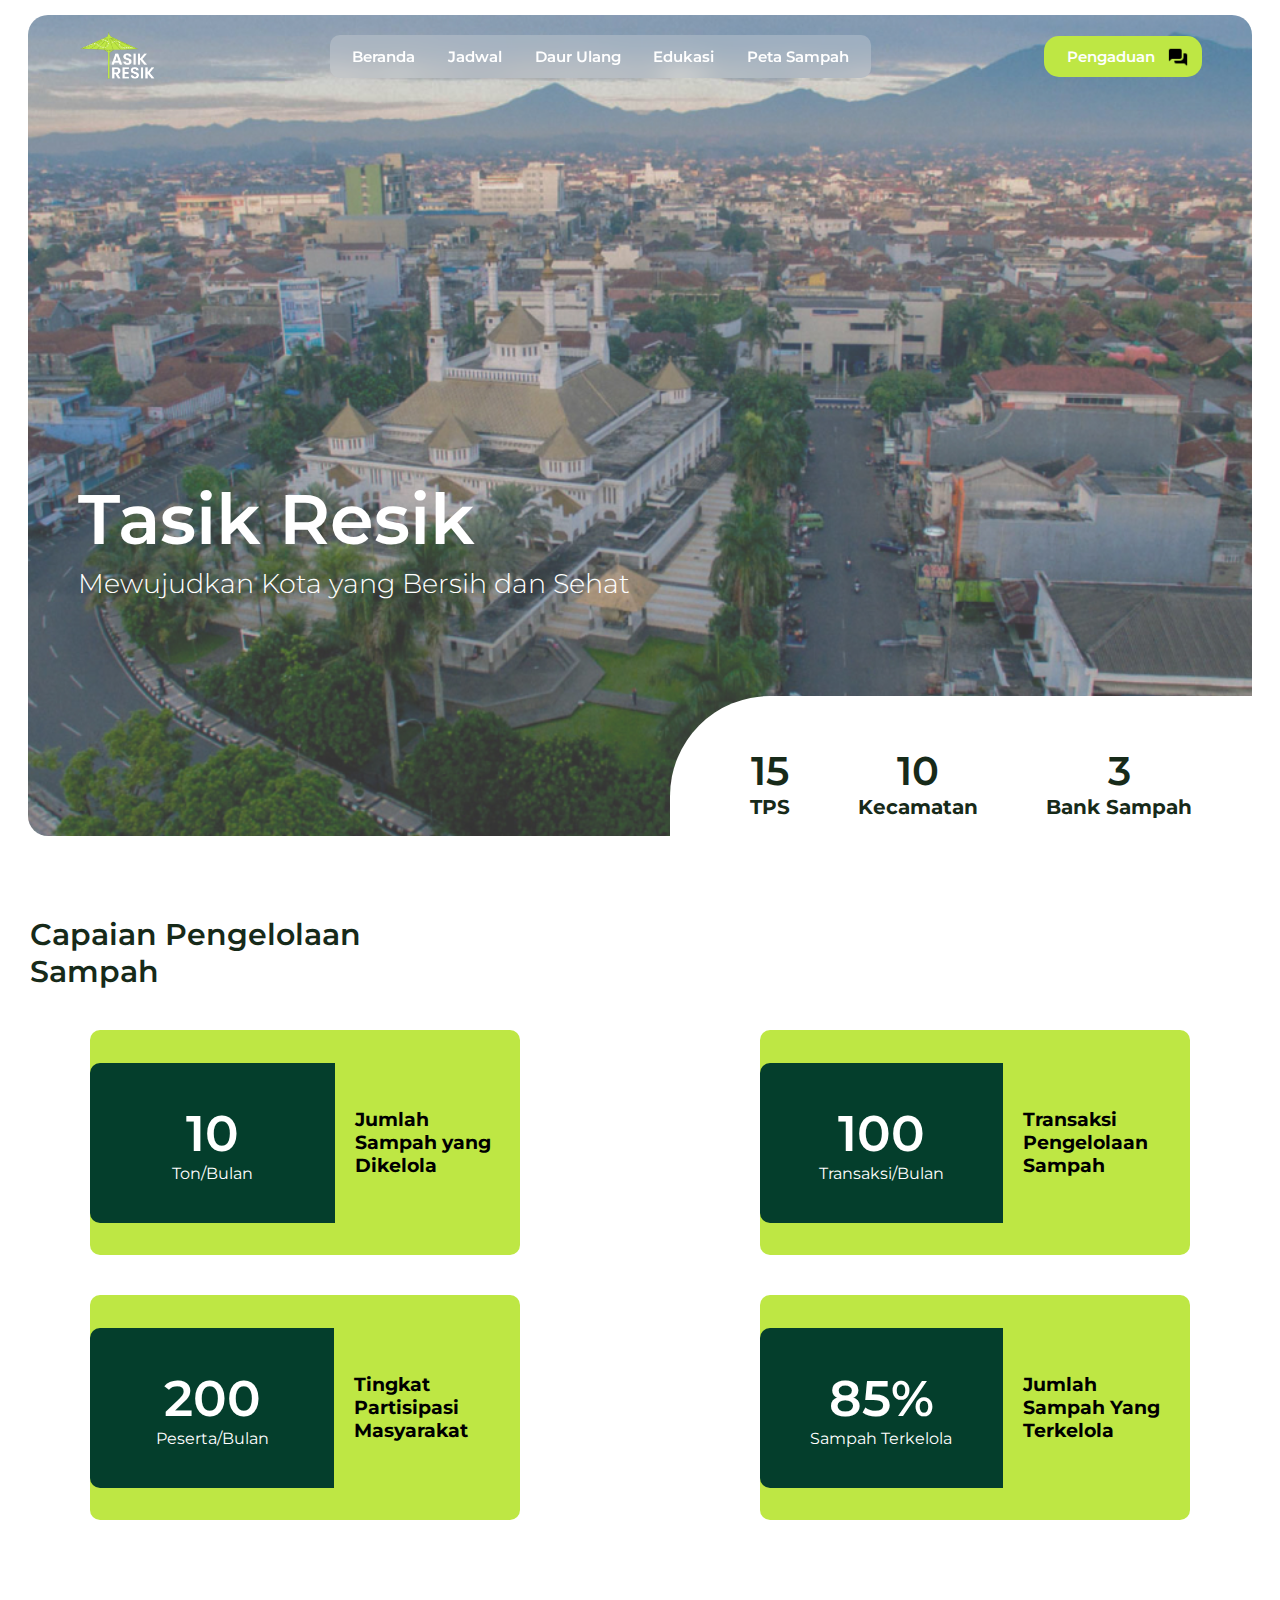
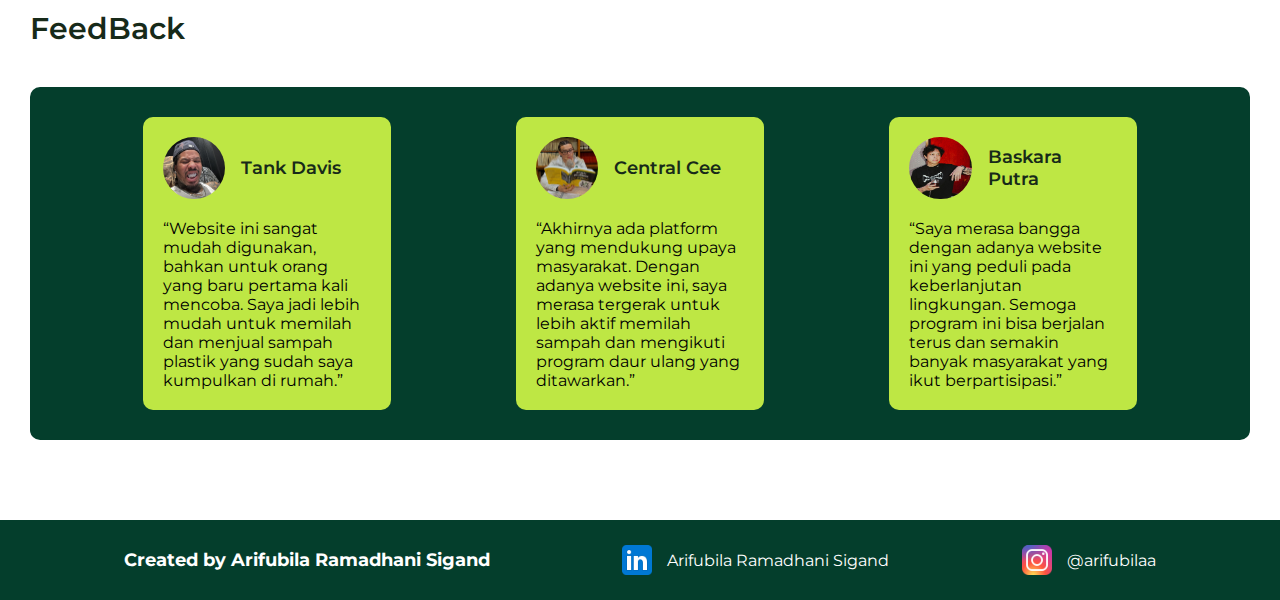
<file: index.html>
<!DOCTYPE html>
<html lang="en">
  <head>
    <meta charset="UTF-8" />
    <meta name="viewport" content="width=device-width, initial-scale=1.0" />
    <title>Tasik Resik</title>

    <link rel="stylesheet" href="style.css" />

    <!--FONT-->
    <link rel="preconnect" href="https://fonts.googleapis.com" />
    <link rel="preconnect" href="https://fonts.gstatic.com" crossorigin />
    <link
      href="https://fonts.googleapis.com/css2?family=Montserrat:ital,wght@0,100..900;1,100..900&display=swap"
      rel="stylesheet"
    />
  </head>
  <body>
    <div class="arifubila_container">
      <nav class="arifubila_nav-container">
        <img
          src="img/logo tasik resik-01.png"
          alt="eror"
          class="arifubila_logo"
        />
        <div class="arifubila_hamburger" id="arifubila_hamburger">
          <span class="arifubila_bar"></span>
          <span class="arifubila_bar"></span>
          <span class="arifubila_bar"></span>
        </div>
        <ul id="arifubila_nav-links">
          <li><a href="index.html">Beranda</a></li>
          <li><a href="jadwal.html">Jadwal</a></li>
          <li><a href="daurulang.html">Daur Ulang</a></li>
          <li><a href="edukasi.html">Edukasi</a></li>
          <li><a href="petasampah.html">Peta Sampah</a></li>
        </ul>
        <div class="arifubila_pengaduan">
          <a href="pengaduan.html">Pengaduan</a>
          <img src="img/pengaduan.png" alt="eror" />
        </div>
      </nav>
      <!--HEADER-->
      <div class="arifubila_wrapper">
        <div class="arifubila_sec1">
          <div class="arifubila_judul">
            <h1>Tasik Resik</h1>
            <h2>Mewujudkan Kota yang Bersih dan Sehat</h2>
          </div>
          <div class="arifubila_informasi">
            <div class="arifubila_i1">
              <h1>15</h1>
              <h2>TPS</h2>
            </div>
            <div class="arifubila_i1">
              <h1>10</h1>
              <h2>Kecamatan</h2>
            </div>
            <div class="arifubila_i1">
              <h1>3</h1>
              <h2>Bank Sampah</h2>
            </div>
          </div>
        </div>
      </div>
    </div>
    <!--END HEADER-->

    <!--SECTION 2-->
    <div class="arifubila_wrapper">
      <h1 class="arifubila_judul-sec2">Capaian Pengelolaan <br />Sampah</h1>
      <div class="arifubila_card-capaian">
        <div class="arifubila_cardcp">
          <div class="arifubila_left-cp">
            <h1>10</h1>
            <p class="arifubila_p-cp">Ton/Bulan</p>
          </div>
          <div class="arifubila_right-cp">
            <h3>Jumlah Sampah yang Dikelola</h3>
          </div>
        </div>
        <div class="arifubila_cardcp">
          <div class="arifubila_left-cp">
            <h1>100</h1>
            <p class="arifubila_p-cp">Transaksi/Bulan</p>
          </div>
          <div class="arifubila_right-cp">
            <h3>Transaksi Pengelolaan Sampah</h3>
          </div>
        </div>
        <div class="arifubila_cardcp">
          <div class="arifubila_left-cp">
            <h1>200</h1>
            <p class="arifubila_p-cp">Peserta/Bulan</p>
          </div>
          <div class="arifubila_right-cp">
            <h3>Tingkat Partisipasi Masyarakat</h3>
          </div>
        </div>
        <div class="arifubila_cardcp">
          <div class="arifubila_left-cp">
            <h1>85%</h1>
            <p class="arifubila_p-cp">Sampah Terkelola</p>
          </div>
          <div class="arifubila_right-cp">
            <h3>Jumlah Sampah Yang Terkelola</h3>
          </div>
        </div>
      </div>
      <!--END SECTION 2-->

      <!--SECTION 3-->
      <div class="arifubila_sec3">
        <h1>FeedBack</h1>
        <div class="arifubila_container-feedback">
          <div class="arifubila_card-fb">
            <div class="arifubila_profil">
              <img src="img/tank.jpg" alt="eror" />
              <h3>Tank Davis</h3>
            </div>
            <p>
              “Website ini sangat mudah digunakan, bahkan untuk orang yang baru
              pertama kali mencoba. Saya jadi lebih mudah untuk memilah dan
              menjual sampah plastik yang sudah saya kumpulkan di rumah.”
            </p>
          </div>
          <div class="arifubila_card-fb">
            <div class="arifubila_profil">
              <img src="img/central.jpg" alt="eror" />
              <h3>Central Cee</h3>
            </div>
            <p>
              “Akhirnya ada platform yang mendukung upaya masyarakat. Dengan
              adanya website ini, saya merasa tergerak untuk lebih aktif memilah
              sampah dan mengikuti program daur ulang yang ditawarkan.”
            </p>
          </div>
          <div class="arifubila_card-fb">
            <div class="arifubila_profil">
              <img src="img/baskara.jpg" alt="eror" />
              <h3>Baskara Putra</h3>
            </div>
            <p>
              “Saya merasa bangga dengan adanya website ini yang peduli pada
              keberlanjutan lingkungan. Semoga program ini bisa berjalan terus
              dan semakin banyak masyarakat yang ikut berpartisipasi.”
            </p>
          </div>
        </div>
      </div>
    </div>

    <!--FOOTER-->
    <footer>
      <div class="arifubila_footer">
        <h1>Created by Arifubila Ramadhani Sigand</h1>
        <a href="https://www.linkedin.com/in/arifubila-ramadhani-sigand/"
          ><img src="img/linkedin.png" alt="eror" height="40vh" />
          <p>Arifubila Ramadhani Sigand</p></a
        >
        <a href="https://www.instagram.com/arifubilaa/"
          ><img src="img/instagram.png" alt="eror" height="40vh" />
          <p>@arifubilaa</p></a
        >
      </div>
    </footer>
    <!--END FOOTER-->
    <script src="script.js"></script>
  </body>
</html>
</file>
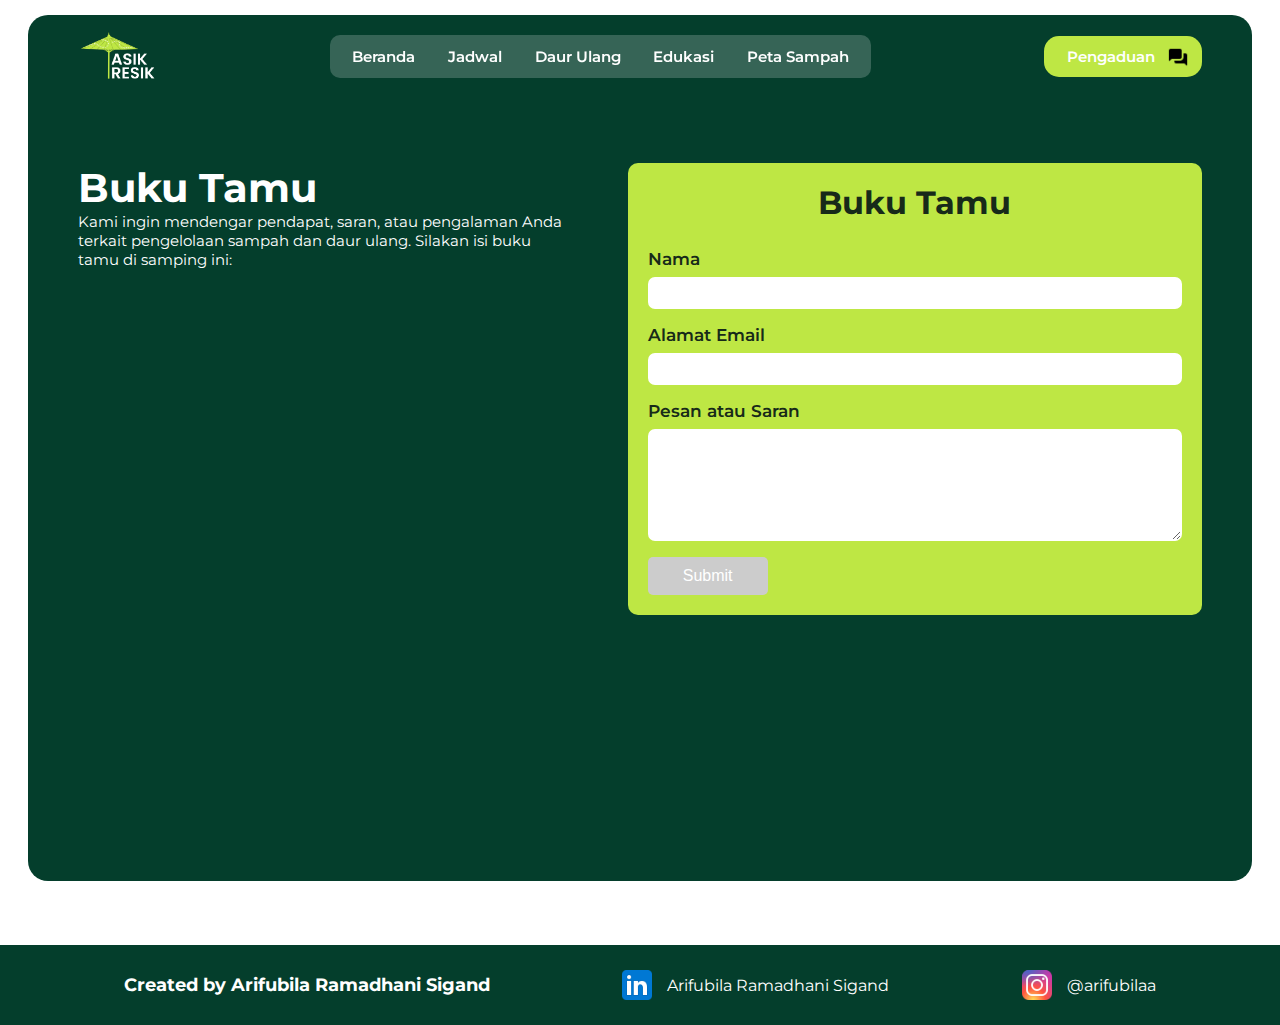
<file: bukutamu.html>
<!DOCTYPE html>
<html lang="en">
  <head>
    <meta charset="UTF-8" />
    <meta name="viewport" content="width=device-width, initial-scale=1.0" />
    <title>Tasik Resik</title>
    <link rel="stylesheet" href="style.css" />
    <link rel="preconnect" href="https://fonts.googleapis.com" />
    <link rel="preconnect" href="https://fonts.gstatic.com" crossorigin />
    <link
      href="https://fonts.googleapis.com/css2?family=Montserrat:ital,wght@0,100..900;1,100..900&display=swap"
      rel="stylesheet"
    />

    <style>
      .arifubila_container {
        background-image: none;
        background-color: #043e2c;
        height: 94vh;
      }
      /*SECTION 1*/
      .arifubila_sec1-bt {
        display: flex;
        gap: 4rem;
      }
      .arifubila_j1-bt {
        width: 50%;
      }
      .arifubila_j1-bt h1 {
        font-size: 40px;
      }
      .arifubila_j1-bt p {
        font-size: 15px;
      }
      .arifubila_card-bt {
        background-color: #bee744;
        width: 55%;
        padding: 20px;
        border-radius: 10px;
      }
      .arifubila_card-bt h1 {
        text-align: center;
        color: #172a19;
        margin-bottom: 5%;
      }
      .arifubila_input-bt {
        display: flex;
        flex-direction: column;
        color: #172a19;
        font-size: 18px;
        margin-top: 3%;
        font-weight: 600;
      }
      .arifubila_input-bt input {
        height: 20px;
        border-radius: 7px;
        padding: 5px;
        border: 1px solid transparent;
      }
      .arifubila_input-bt label {
        font-size: 17px;
        margin-bottom: 8px;
      }
      .arifubila_input-bt textarea {
        height: 100px;
        border-radius: 7px;
        padding: 5px;
        border: 1px solid transparent;
      }
      .arifubila_overlay {
        display: none;
        position: fixed;
        top: 0;
        left: 0;
        width: 100%;
        height: 100%;
        background-color: rgba(0, 0, 0, 0.5);
        z-index: 1000;
      }
      .arifubila_alert-box {
        position: fixed;
        top: 50%;
        left: 50%;
        transform: translate(-50%, -50%);
        background-color: white;
        color: #172a19;
        width: 20%;
        padding: 20px 30px;
        border-radius: 8px;
        box-shadow: 0 4px 8px rgba(0, 0, 0, 0.2);
        text-align: center;
        z-index: 1001;
      }
      .arifubila_alert-box p {
        font-size: 20px;
        font-weight: 500;
      }

      .arifubila_alert-box button {
        margin-top: 10px;
        background-color: #043e2c;
        padding: 8px 16px;
        color: white;
        border: none;
        border-radius: 5px;
        font-size: 14px;
      }

      .arifubila_alert-box button:hover {
        background-color: #086346;
        cursor: pointer;
      }
      .arifubila_card-bt button {
        margin-top: 3%;
        padding: 10px 35px;
        font-size: 16px;
        color: white;
        border: none;
        border-radius: 5px;
        cursor: not-allowed;
      }

      .arifubila_card-bt form:valid button {
        background-color: #043e2c;
        cursor: pointer;
      }

      button:disabled {
        background-color: #ccc;
        cursor: not-allowed;
      }
      /*END SECTION 1*/

      /*RESPONSIVE*/
      @media only screen and (max-width: 600px) {
        .arifubila_container {
          height: auto;
          padding: 5px;
        }
        .arifubila_j1-bt {
          width: 100%;
        }
        .arifubila_j1-bt h1 {
          font-size: 20px;
          font-weight: 600;
          margin-bottom: 10px;
        }
        .arifubila_j1-bt p {
          font-size: 14px;
        }
        .arifubila_sec1-bt {
          flex-direction: column;
          gap: 2rem;
          align-items: center;
        }
        .arifubila_card-bt {
          width: 85%;
        }
      }
    </style>
  </head>
  <body>
    <div class="arifubila_container">
      <nav class="arifubila_nav-container">
        <img
          src="img/logo tasik resik-01.png"
          alt="eror"
          class="arifubila_logo"
        />
        <div class="arifubila_hamburger" id="arifubila_hamburger">
          <span class="arifubila_bar"></span>
          <span class="arifubila_bar"></span>
          <span class="arifubila_bar"></span>
        </div>
        <ul id="arifubila_nav-links">
          <li><a href="index.html">Beranda</a></li>
          <li><a href="jadwal.html">Jadwal</a></li>
          <li><a href="daurulang.html">Daur Ulang</a></li>
          <li><a href="edukasi.html">Edukasi</a></li>
          <li><a href="petasampah.html">Peta Sampah</a></li>
        </ul>
        <div class="arifubila_pengaduan">
          <a href="pengaduan.html">Pengaduan</a>
          <img src="img/pengaduan.png" alt="eror" />
        </div>
      </nav>
      <!--SECTION 1-->
      <div class="arifubila_wrapper">
        <div class="arifubila_sec1-bt">
          <div class="arifubila_j1-bt">
            <h1>Buku Tamu</h1>
            <p>
              Kami ingin mendengar pendapat, saran, atau pengalaman Anda terkait
              pengelolaan sampah dan daur ulang. Silakan isi buku tamu di
              samping ini:
            </p>
          </div>
          <div class="arifubila_card-bt">
            <h1>Buku Tamu</h1>
            <form id="arifubila_feedback-form" onsubmit="return validateForm()">
              <div class="arifubila_input-bt">
                <label for="nama">Nama</label>
                <input type="text" name="nama" id="nama" required />
              </div>
              <div class="arifubila_input-bt">
                <label for="email">Alamat Email</label>
                <input type="email" name="email" id="email" required />
              </div>
              <div class="arifubila_input-bt">
                <label for="pesan">Pesan atau Saran</label>
                <textarea name="pesan" id="pesan" required></textarea>
              </div>
              <button type="submit" id="arifubila_submit-btn" disabled>
                Submit
              </button>
            </form>
          </div>
        </div>
        <div class="arifubila_overlay" id="arifubila_overlay">
          <div class="arifubila_alert-box">
            <p>Pesan telah dikirim!</p>
            <button onclick="closeCustomAlert()">OK</button>
          </div>
        </div>
      </div>
    </div>
    <!--END SECTION 1-->
    <!--FOOTER-->
    <footer>
      <div class="arifubila_footer">
        <h1>Created by Arifubila Ramadhani Sigand</h1>
        <a href="https://www.linkedin.com/in/arifubila-ramadhani-sigand/"
          ><img src="img/linkedin.png" alt="eror" height="40vh" />
          <p>Arifubila Ramadhani Sigand</p></a
        >
        <a href="https://www.instagram.com/arifubilaa/"
          ><img src="img/instagram.png" alt="eror" height="40vh" />
          <p>@arifubilaa</p></a
        >
      </div>
    </footer>
    <!--END FOOTER-->
    <script src="script.js">
      // Mengaktifkan tombol jika semua form terisi
      const form = document.getElementById("arifubila_feedback-form");
      const submitButton = document.getElementById("arifubila_submit-btn");

      form.addEventListener("input", function () {
        // Cek form terisi semua
        const isFormValid = form.checkValidity();
        submitButton.disabled = !isFormValid;
      });

      // Menampilkan alert
      function showCustomAlert() {
        document.getElementById("arifubila_overlay").style.display = "block";
      }

      // Tutup alert
      function closeCustomAlert() {
        document.getElementById("arifubila_overlay").style.display = "none";
      }

      // percabangan alert
      function validateForm() {
        if (form.checkValidity()) {
          showCustomAlert();
          return false;
        }
        return false;
      }
    </script>
  </body>
</html>
</file>
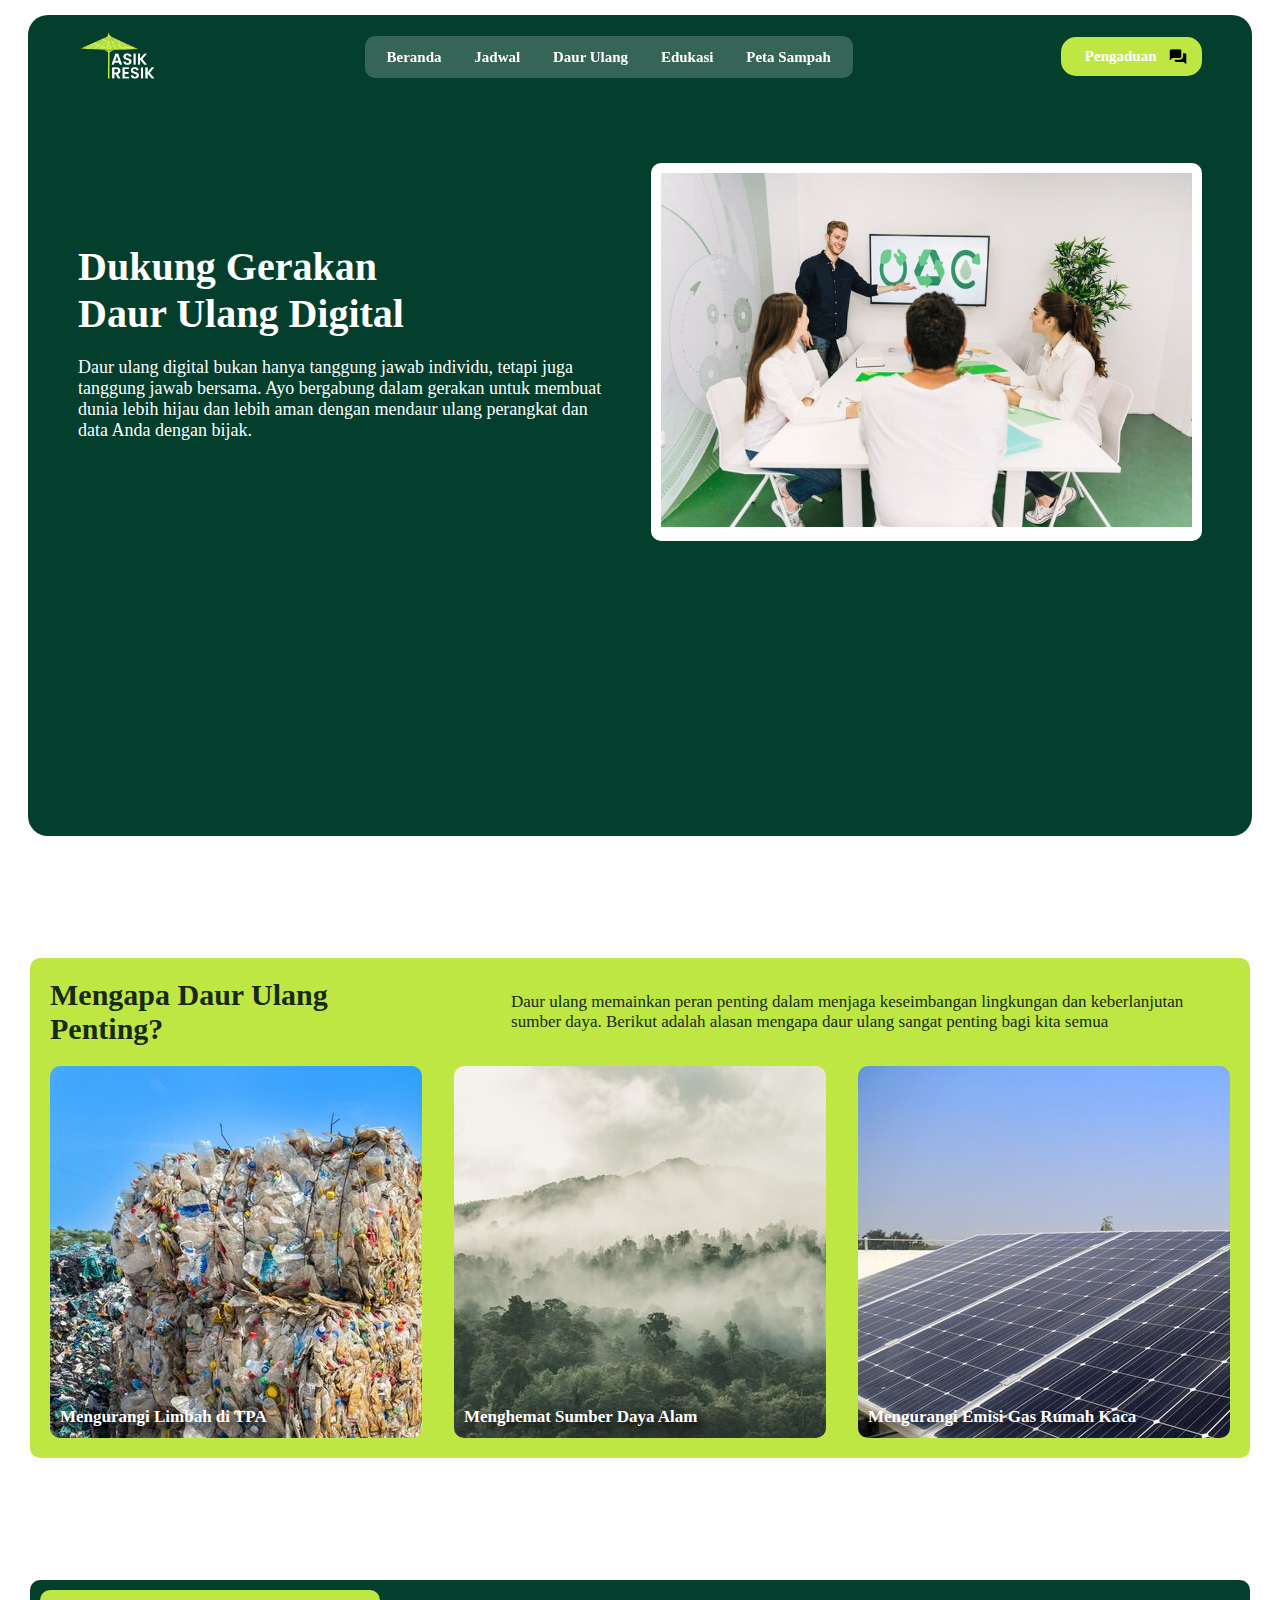
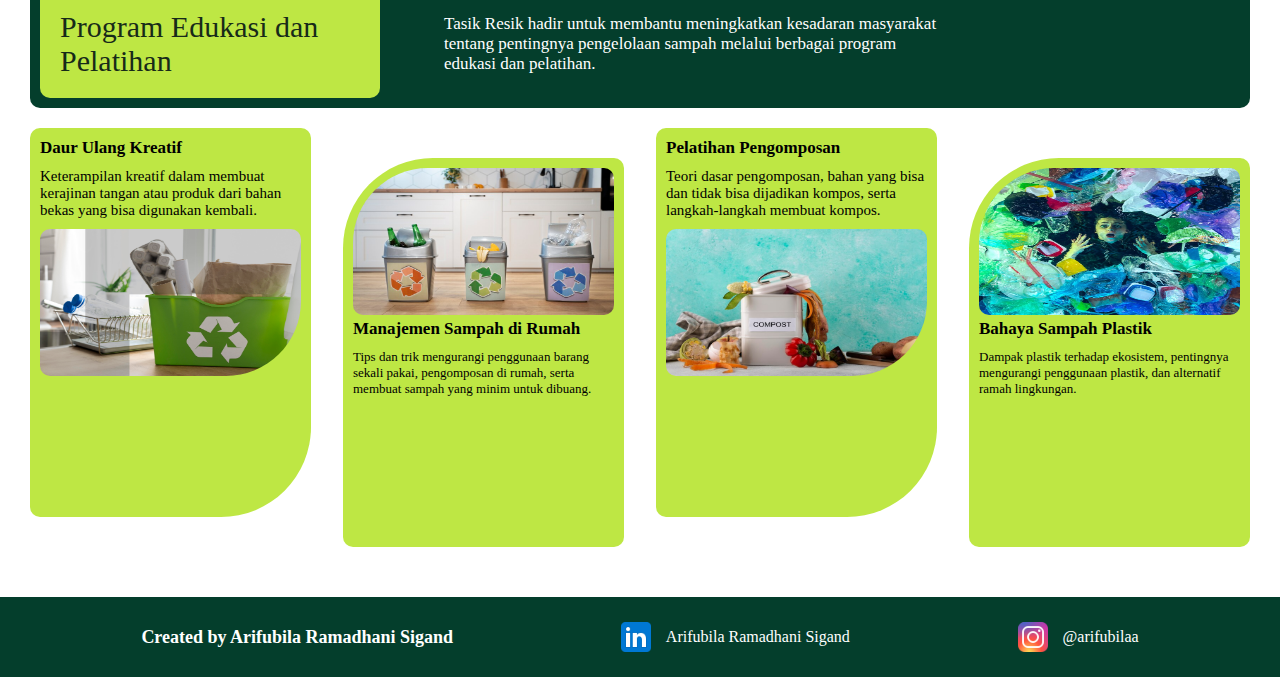
<file: edukasi.html>
<!DOCTYPE html>
<html lang="en">
  <head>
    <meta charset="UTF-8" />
    <meta name="viewport" content="width=device-width, initial-scale=1.0" />
    <title>Tasik Resik</title>
    <link rel="stylesheet" href="style.css" />

    <style>
      /*SECTION 1*/
      .arifubila_container {
        background-image: none;
        background-color: #043e2c;
      }
      .arifubila_sec1-edu {
        display: flex;
        align-items: center;
        gap: 2rem;
      }
      .arifubila_i1-edu {
        background-color: white;
        width: 150%;
        padding: 10px;
        border-radius: 10px;
      }
      .arifubila_j1-edu h1 {
        font-size: 40px;
        font-weight: 600;
        width: 70%;
      }
      .arifubila_j1-edu p {
        margin-top: 20px;
        font-size: 18px;
        margin-bottom: 20px;
      }
      .arifubila_i1-edu img {
        width: 100%;
      }
      /*END SECTION 1*/

      /*SECTION 2*/
      .arifubila_sec2j-edu {
        background-color: #043e2c;
        padding: 10px;
        border-radius: 10px;
        display: flex;
        gap: 4rem;
        margin-top: 10%;
        color: white;
        align-items: center;
      }
      .arifubila_sec2j-edu p {
        font-size: 17px;
        font-weight: 400;
      }
      .arifubila_j2-edu {
        padding: 20px;
        border-radius: 10px;
        background-color: #bee744;
        width: 25%;
      }
      .arifubila_j2-edu h2 {
        font-size: 30px;
        font-weight: 500;
        color: #172a19;
      }

      .arifubila_cards2-edu {
        display: flex;
        margin-top: 20px;
        gap: 2rem;
      }
      .arifubila_card-edu1 {
        width: 50%;
        padding: 10px;
        height: 41vh;
        border-radius: 10px 10px 90px 10px;
        background-color: #bee744;
      }
      .arifubila_card-edu1:hover {
        transform: scale(1.1);
        transition: 0.5s;
        cursor: pointer;
      }

      .arifubila_card-edu2:hover {
        transform: scale(1.1);
        transition: 0.5s;
        cursor: pointer;
      }
      .arifubila_card-edu1 h2 {
        font-size: 17px;
        font-weight: 600;
      }
      .arifubila_card-edu1 p {
        margin: 10px 0px;
        font-size: 15px;
        font-weight: 400;
      }
      .arifubila_card-edu1 img {
        width: 100%;
        border-radius: 10px 10px 75px 10px;
        aspect-ratio: 16/9;
      }
      .arifubila_card-edu2 img {
        width: 30%;
        aspect-ratio: 16/9;
      }
      .arifubila_card-edu2 {
        position: relative;
        top: 30px;
        width: 50%;
        padding: 10px;
        border-radius: 90px 10px 10px 10px;
        background-color: #bee744;
      }
      .arifubila_card-edu2 img {
        width: 100%;
        border-radius: 75px 10px 10px 10px;
        aspect-ratio: 16/9;
      }
      .arifubila_card-edu2 h2 {
        font-size: 17px;
        font-weight: 600;
      }
      .arifubila_card-edu2 p {
        margin: 10px 0px;
        font-size: 13px;
        font-weight: 400;
      }
      /*END SECTION 2*/

      /*SECTION 3*/
      .arifubila_sec3-edu {
        background-color: #bee744;
        padding: 20px;
        border-radius: 10px;
        margin-top: 10%;
      }
      .arifubila_sec3j-edu {
        display: flex;
        align-items: center;
        gap: 8rem;
        color: #172a19;
        margin-bottom: 20px;
      }
      .arifubila_sec3j-edu h2 {
        width: 50%;
        font-size: 30px;
        font-weight: 600;
      }
      .arifubila_sec3j-edu p {
        font-size: 17px;
        font-weight: 500;
        color: #172a19;
      }
      .arifubila_card-sec3-edu {
        display: flex;
        gap: 2rem;
      }
      .arifubila_sec3i1-edu {
        background-image: url(img/tpa.jpg);
        background-repeat: no-repeat;
        width: 40%;
        padding: 10px;
        aspect-ratio: 1/1;
        border-radius: 10px;
      }
      .arifubila_sec3i1-edu h2 {
        font-size: 17px;
        font-weight: bold;
        color: white;
        text-shadow: 5px 5px 10px black;
        position: relative;
        top: 94%;
      }
      .arifubila_sec3i2-edu h2 {
        font-size: 17px;
        font-weight: bold;
        color: white;
        text-shadow: 5px 5px 10px black;
        position: relative;
        top: 94%;
      }
      .arifubila_sec3i3-edu h2 {
        font-size: 17px;
        font-weight: bold;
        color: white;
        text-shadow: 5px 5px 10px black;
        position: relative;
        top: 94%;
      }
      .arifubila_sec3i2-edu {
        background-image: url(img/sda.jpg);
        background-repeat: no-repeat;
        width: 40%;

        padding: 10px;
        aspect-ratio: 1/1;
        border-radius: 10px;
      }
      .arifubila_sec3i3-edu {
        background-image: url(img/panel\ surya.jpg);
        background-repeat: no-repeat;
        width: 40%;
        padding: 10px;
        aspect-ratio: 1/1;
        border-radius: 10px;
      }
      /*END SECTION 3*/

      /*RESPONSIVE*/
      @media only screen and (max-width: 600px) {
        .arifubila_container {
          height: 7%;
          padding: 5px;
        }
        .arifubila_i1-edu {
          display: none;
        }
        .arifubila_j1-edu h1 {
          font-size: 20px;
          font-weight: 600;
          margin-top: 20px;
        }
        .arifubila_j1-edu p {
          font-size: 14px;
        }

        /*SECTION 1*/
        .arifubila_sec3j-edu h2 {
          font-size: 20px;
        }
        .arifubila_sec3j-edu p {
          font-size: 12px;
          width: 70%;
        }
        .arifubila_sec3j-edu {
          gap: 1rem;
        }
        .arifubila_card-sec3-edu {
          flex-wrap: wrap;
        }
        .arifubila_sec3i1-edu h2 {
          font-size: 12px;
          top: 85%;
        }
        .arifubila_sec3i2-edu h2 {
          font-size: 12px;
          top: 85%;
        }
        .arifubila_sec3i3-edu h2 {
          font-size: 12px;
          top: 85%;
        }
        /*END SECTION 1*/

        /*SECTION 2*/
        .arifubila_j2-edu {
          width: 50%;
        }
        .arifubila_j2-edu h2 {
          font-size: 20px;
          font-weight: 600;
        }
        .arifubila_sec2j-edu {
          gap: 1rem;
        }
        .arifubila_cards2-edu {
          flex-wrap: wrap;
        }
        .arifubila_sec2j-edu p {
          font-size: 12px;
        }
        .arifubila_sec3i1-edu {
          width: 100%;
          object-fit: contain;
          height: 20vh;
        }
        .arifubila_sec3i2-edu {
          width: 100%;
          object-fit: contain;
          height: 20vh;
        }
        .arifubila_sec3i3-edu {
          width: 100%;
          object-fit: contain;
          height: 20vh;
        }
        .arifubila_card-edu1 {
          width: 90%;
          height: auto;
        }
        .arifubila_card-edu1:hover {
          transform: none;
        }
        .arifubila_card-edu2:hover {
          transform: none;
        }
        .arifubila_card-edu2 {
          width: 90%;
          height: auto;
          margin-bottom: 60px;
        }
        .arifubila_card-edu1 h2 {
          font-size: 14px;
        }
        .arifubila_card-edu1 p {
          font-size: 12px;
        }
        .arifubila_card-edu2 h2 {
          font-size: 14px;
        }
        .arifubila_card-edu2 p {
          font-size: 12px;
        }
        .arifubila_cards2-edu {
          gap: 1px;
          align-items: center;
          flex-direction: column;
        }
        .arifubila_card-edu1 img {
          object-fit: fill;
        }
        .arifubila_card-edu2 img {
          object-fit: fill;
        }
        /*END SECTION 2*/
      }
    </style>
  </head>
  <body>
    <div class="arifubila_container">
      <nav class="arifubila_nav-container">
        <img
          src="img/logo tasik resik-01.png"
          alt="eror"
          class="arifubila_logo"
        />
        <div class="arifubila_hamburger" id="arifubila_hamburger">
          <span class="arifubila_bar"></span>
          <span class="arifubila_bar"></span>
          <span class="arifubila_bar"></span>
        </div>
        <ul id="arifubila_nav-links">
          <li><a href="index.html">Beranda</a></li>
          <li><a href="jadwal.html">Jadwal</a></li>
          <li><a href="daurulang.html">Daur Ulang</a></li>
          <li><a href="edukasi.html">Edukasi</a></li>
          <li><a href="petasampah.html">Peta Sampah</a></li>
        </ul>
        <div class="arifubila_pengaduan">
          <a href="pengaduan.html">Pengaduan</a>
          <img src="img/pengaduan.png" alt="eror" />
        </div>
      </nav>
      <!--HEADER-->
      <div class="arifubila_wrapper">
        <div class="arifubila_sec1-edu">
          <div class="arifubila_j1-edu">
            <h1>Dukung Gerakan Daur Ulang Digital</h1>
            <p>
              Daur ulang digital bukan hanya tanggung jawab individu, tetapi
              juga tanggung jawab bersama. Ayo bergabung dalam gerakan untuk
              membuat dunia lebih hijau dan lebih aman dengan mendaur ulang
              perangkat dan data Anda dengan bijak.
            </p>
          </div>
          <div class="arifubila_i1-edu">
            <img src="img/edu.jpg" alt="eror" />
          </div>
        </div>
      </div>
    </div>
    <!--END HEADER-->

    <!--SECTION 3-->
    <div class="arifubila_wrapper">
      <div class="arifubila_sec3-edu">
        <div class="arifubila_sec3j-edu">
          <h2>Mengapa Daur Ulang Penting?</h2>
          <p>
            Daur ulang memainkan peran penting dalam menjaga keseimbangan
            lingkungan dan keberlanjutan sumber daya. Berikut adalah alasan
            mengapa daur ulang sangat penting bagi kita semua
          </p>
        </div>
        <div class="arifubila_card-sec3-edu">
          <div class="arifubila_sec3i1-edu">
            <h2>Mengurangi Limbah di TPA</h2>
          </div>
          <div class="arifubila_sec3i2-edu">
            <h2>Menghemat Sumber Daya Alam</h2>
          </div>
          <div class="arifubila_sec3i3-edu">
            <h2>Mengurangi Emisi Gas Rumah Kaca</h2>
          </div>
        </div>
      </div>
    </div>
    <!--END SECTION 3-->

    <!--SECTION 2-->
    <div class="arifubila_wrapper">
      <div class="arifubila_sec2j-edu">
        <div class="arifubila_j2-edu">
          <h2>Program Edukasi dan Pelatihan</h2>
        </div>
        <p>
          Tasik Resik hadir untuk membantu meningkatkan kesadaran masyarakat
          <br />
          tentang pentingnya pengelolaan sampah melalui berbagai program <br />
          edukasi dan pelatihan.
        </p>
      </div>
      <div class="arifubila_cards2-edu">
        <div class="arifubila_card-edu1">
          <h2>Daur Ulang Kreatif</h2>
          <p>
            Keterampilan kreatif dalam membuat kerajinan tangan atau produk dari
            bahan bekas yang bisa digunakan kembali.
          </p>
          <img class="arifubila_img-edu" src="img/daur ulang6.jpg" alt="eror" />
        </div>
        <div class="arifubila_card-edu2">
          <img src="img/daur ulang3.jpg" alt="eror" />
          <h2>Manajemen Sampah di Rumah</h2>
          <p>
            Tips dan trik mengurangi penggunaan barang sekali pakai, pengomposan
            di rumah, serta membuat sampah yang minim untuk dibuang.
          </p>
        </div>
        <div class="arifubila_card-edu1">
          <h2>Pelatihan Pengomposan</h2>
          <p>
            Teori dasar pengomposan, bahan yang bisa dan tidak bisa dijadikan
            kompos, serta langkah-langkah membuat kompos.
          </p>
          <img src="img/daur ulang4.jpg" alt="" />
        </div>
        <div class="arifubila_card-edu2">
          <img src="img/daur ulang5.jpg" alt="" />
          <h2>Bahaya Sampah Plastik</h2>
          <p>
            Dampak plastik terhadap ekosistem, pentingnya mengurangi penggunaan
            plastik, dan alternatif ramah lingkungan.
          </p>
        </div>
      </div>
      <!--END SECTION 2-->
    </div>
    <!--FOOTER-->
    <footer>
      <div class="arifubila_footer">
        <h1>Created by Arifubila Ramadhani Sigand</h1>
        <a href="https://www.linkedin.com/in/arifubila-ramadhani-sigand/"
          ><img src="img/linkedin.png" alt="eror" height="40vh" />
          <p>Arifubila Ramadhani Sigand</p></a
        >
        <a href="https://www.instagram.com/arifubilaa/"
          ><img src="img/instagram.png" alt="eror" height="40vh" />
          <p>@arifubilaa</p></a
        >
      </div>
    </footer>
    <!--END FOOTER-->
    <script src="script.js"></script>
  </body>
</html>
</file>
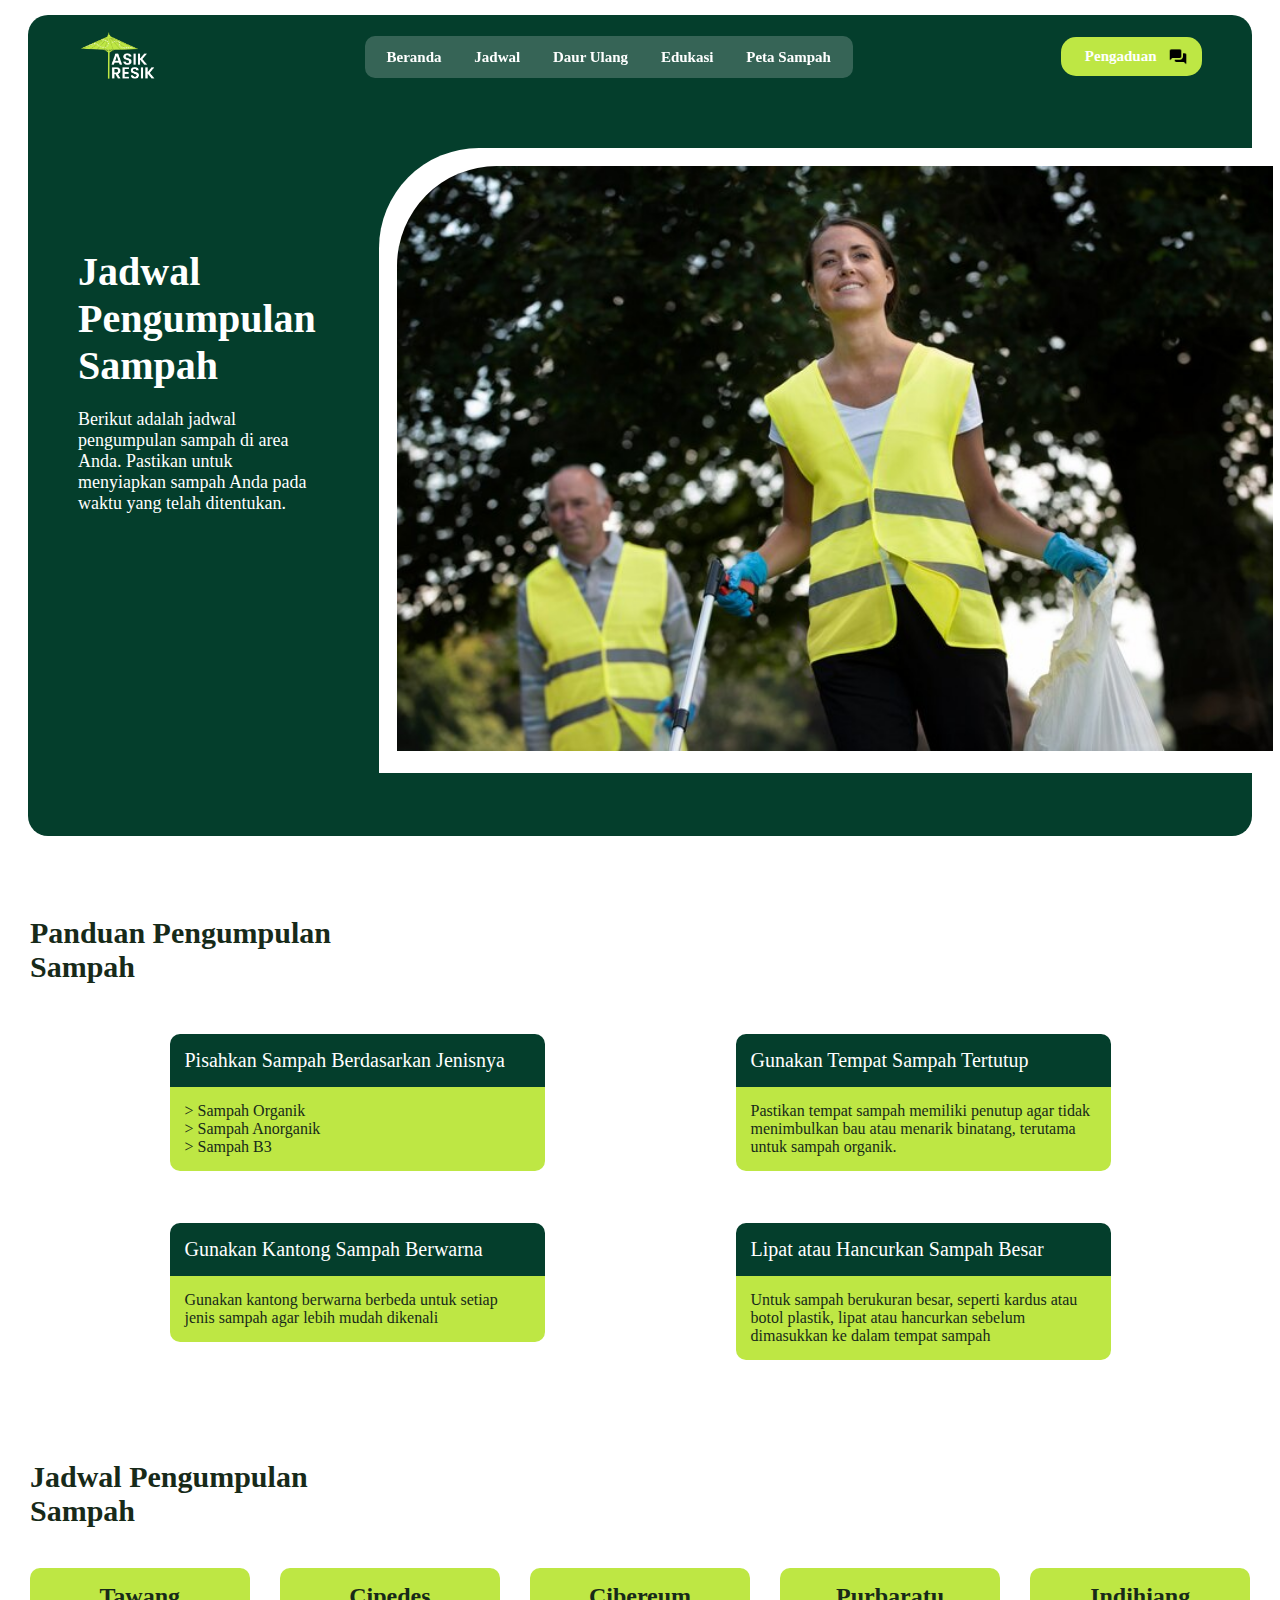
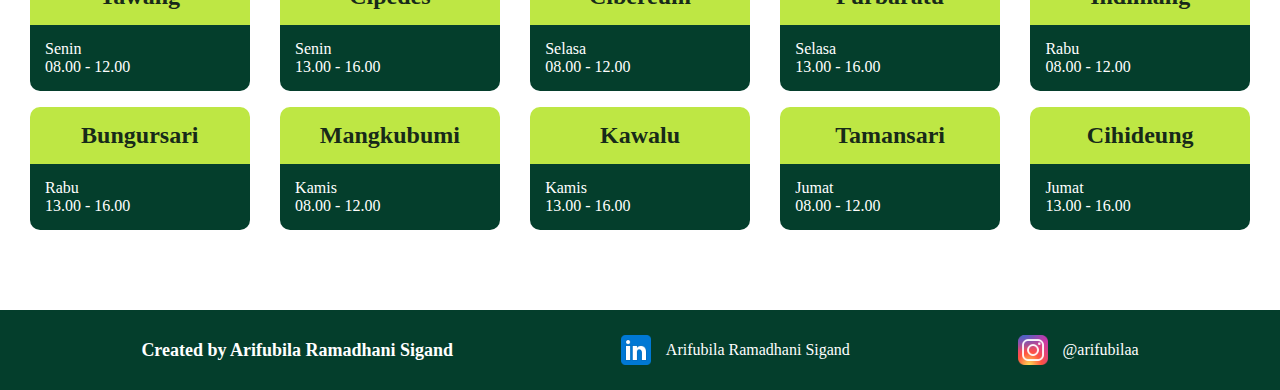
<file: jadwal.html>
<!DOCTYPE html>
<html lang="en">
  <head>
    <meta charset="UTF-8" />
    <meta name="viewport" content="width=device-width, initial-scale=1.0" />
    <title>Tasik Resik</title>
    <link rel="stylesheet" href="style.css" />
    <style>
      /*SECTION 1*/
      .arifubila_container {
        background-image: none;
        background-color: #043e2c;
      }
      .arifubila_judul-jadwal {
        margin-bottom: 15%;
      }
      .arifubila_judul-jadwal h1 {
        font-size: 40px;
        font-weight: 600;
      }
      .arifubila_judul-jadwal p {
        margin-top: 20px;
        font-size: 18px;
        margin-bottom: 20px;
      }
      .arifubila_sec1-jadwal {
        display: flex;
        gap: 1rem;
        align-items: center;
      }
      .arifubila_img-jadwal {
        background-color: white;
        padding: 18px;
        position: relative;
        left: 4.2%;
        top: -15px;
        bottom: 100%;
        border-radius: 100px 0px 0px 0px;
      }
      .arifubila_img-jadwal img {
        height: 65vh;
        border-radius: 100px 0px 0px 0px;
      }
      /*END SECTION 1*/

      /*SECTION 2*/
      .arifubila_jj-sec2 {
        font-size: 30px;
        font-weight: 600;
        color: #172a19;
        width: 40%;
      }
      .arifubila_card-panduansampah {
        display: flex;
        flex-wrap: wrap;
        gap: 2rem;
        justify-content: space-around;
        max-width: 1100px;
        margin: 40px auto;
        align-items: start;
      }
      .arifubila_cardpanduansampah {
        width: calc(35% - 10px);
        padding: 10px;
      }
      .arifubila_cardpanduansampah h2 {
        color: white;
        font-size: 20px;
        font-weight: 500;
      }
      .arifubila_cardpanduansampah p {
        font-weight: 500;
      }
      .arifubila_top-ps {
        background-color: #043e2c;
        padding: 15px;
        border-radius: 10px 10px 0px 0px;
      }
      .arifubila_bottom-ps {
        border-radius: 0px 0px 10px 10px;
        padding: 15px;
        color: #172a19;
        background-color: #bee744;
      }
      .arifubila_cardpanduansampah:hover {
        transform: scale(1.1);
        transition: 0.5s;
        cursor: pointer;
      }
      /*END SECTION 2*/

      /*SECTION 3*/
      .arifubila_sec3 h1 {
        font-size: 30px;
        font-weight: 600;
        color: #172a19;
        width: 30%;
        margin-bottom: 40px;
      }
      .arifubila_card-jadwal {
        display: flex;
        flex-wrap: wrap;
        gap: 1rem;
        justify-content: space-between;
      }
      .arifubila_cardj {
        width: 18%;
      }
      .arifubila_top-jadwal {
        text-align: center;
        color: #172a19;
        padding: 15px;
        background-color: #bee744;
        border-radius: 10px 10px 0px 0px;
      }
      .arifubila_bottom-jadwal {
        padding: 15px;
        border-radius: 0px 0px 10px 10px;
        background-color: #043e2c;
        color: white;
      }
      /*END SECTION 3*/

      /*RESPONSIVE*/
      @media only screen and (max-width: 600px) {
        /*SECTION 1*/
        .arifubila_container {
          height: 10%;
          padding: 5px;
        }
        .arifubila_judul-jadwal {
          margin: 0px;
        }
        .arifubila_judul-jadwal h1 {
          font-size: 20px;
          font-weight: 600;
          margin-bottom: 15px;
        }
        .arifubila_judul-jadwal h2 {
          margin-top: 5px;
          font-size: 12px;
          font-weight: 400;
        }
        .arifubila_img-jadwal {
          display: none;
        }
        .arifubila_img-jadwal img {
          display: none;
        }
        /*END SECTION 1*/

        /*SECTION 2*/
        .arifubila_jj-sec2 {
          font-size: 20px;
          font-weight: 600;
          margin-top: 40px;
          width: 100%;
        }
        .arifubila_card-panduansampah {
          margin-top: 20px;
          flex-direction: column;
          gap: 1rem;
        }
        .arifubila_cardpanduansampah {
          width: 100%;
          padding: 0px;
        }
        .arifubila_cardpanduansampah:hover {
          transform: none;
        }
        .arifubila_cardpanduansampah h2 {
          font-size: 15px;
        }
        .arifubila_cardpanduansampah p {
          font-size: 14px;
        }
        /*END SECTION 2*/

        /*SECTION 3*/
        .arifubila_sec3 {
          margin-top: 40px;
        }
        .arifubila_sec3 h1 {
          font-size: 20px;
          font-weight: 600;
          margin-bottom: 20px;
          width: 100%;
        }
        .arifubila_cardj {
          width: 45%;
        }
        .arifubila_cardj h2 {
          font-size: 18px;
        }
        .arifubila_cardj p {
          font-size: 14px;
        }
        /*END SECTION 3*/
      }
    </style>
  </head>
  <body>
    <div class="arifubila_container">
      <nav class="arifubila_nav-container">
        <img
          src="img/logo tasik resik-01.png"
          alt="eror"
          class="arifubila_logo"
        />
        <div class="arifubila_hamburger" id="arifubila_hamburger">
          <span class="arifubila_bar"></span>
          <span class="arifubila_bar"></span>
          <span class="arifubila_bar"></span>
        </div>
        <ul id="arifubila_nav-links">
          <li><a href="index.html">Beranda</a></li>
          <li><a href="jadwal.html">Jadwal</a></li>
          <li><a href="daurulang.html">Daur Ulang</a></li>
          <li><a href="edukasi.html">Edukasi</a></li>
          <li><a href="petasampah.html">Peta Sampah</a></li>
        </ul>
        <div class="arifubila_pengaduan">
          <a href="pengaduan.html">Pengaduan</a>
          <img src="img/pengaduan.png" alt="eror" />
        </div>
      </nav>
      <!--SECTION 1-->
      <div class="arifubila_wrapper">
        <div class="arifubila_sec1-jadwal">
          <div class="arifubila_judul-jadwal">
            <h1>
              Jadwal Pengumpulan <br />
              Sampah
            </h1>
            <p>
              Berikut adalah jadwal pengumpulan sampah di area Anda. Pastikan
              untuk menyiapkan sampah Anda pada waktu yang telah ditentukan.
            </p>
          </div>
          <div class="arifubila_img-jadwal">
            <img src="img/jadwal.jpg" alt="eror" />
          </div>
        </div>
      </div>
    </div>
    <!--END SECTION 1-->

    <!--SECTION 2-->
    <div class="arifubila_wrapper">
      <h1 class="arifubila_jj-sec2">
        Panduan Pengumpulan <br />
        Sampah
      </h1>
      <div class="arifubila_card-panduansampah">
        <div class="arifubila_cardpanduansampah">
          <div class="arifubila_top-ps">
            <h2>Pisahkan Sampah Berdasarkan Jenisnya</h2>
          </div>
          <div class="arifubila_bottom-ps">
            <p>
              &gt; Sampah Organik<br />&gt; Sampah Anorganik<br />&gt; Sampah B3
            </p>
          </div>
        </div>
        <div class="arifubila_cardpanduansampah">
          <div class="arifubila_top-ps">
            <h2>Gunakan Tempat Sampah Tertutup</h2>
          </div>
          <div class="arifubila_bottom-ps">
            <p>
              Pastikan tempat sampah memiliki penutup agar tidak menimbulkan bau
              atau menarik binatang, terutama untuk sampah organik.
            </p>
          </div>
        </div>
        <div class="arifubila_cardpanduansampah">
          <div class="arifubila_top-ps">
            <h2>Gunakan Kantong Sampah Berwarna</h2>
          </div>
          <div class="arifubila_bottom-ps">
            <p>
              Gunakan kantong berwarna berbeda untuk setiap jenis sampah agar
              lebih mudah dikenali
            </p>
          </div>
        </div>
        <div class="arifubila_cardpanduansampah">
          <div class="arifubila_top-ps">
            <h2>Lipat atau Hancurkan Sampah Besar</h2>
          </div>
          <div class="arifubila_bottom-ps">
            <p>
              Untuk sampah berukuran besar, seperti kardus atau botol plastik,
              lipat atau hancurkan sebelum dimasukkan ke dalam tempat sampah
            </p>
          </div>
        </div>
      </div>
      <!--END SECTION 2-->

      <!--SECTION 3-->
      <div class="arifubila_sec3">
        <h1>
          Jadwal Pengumpulan <br />
          Sampah
        </h1>
        <div class="arifubila_card-jadwal">
          <div class="arifubila_cardj">
            <div class="arifubila_top-jadwal">
              <h2>Tawang</h2>
            </div>
            <div class="arifubila_bottom-jadwal">
              <p>Senin <br />08.00 - 12.00</p>
            </div>
          </div>
          <div class="arifubila_cardj">
            <div class="arifubila_top-jadwal">
              <h2>Cipedes</h2>
            </div>
            <div class="arifubila_bottom-jadwal">
              <p>Senin <br />13.00 - 16.00</p>
            </div>
          </div>
          <div class="arifubila_cardj">
            <div class="arifubila_top-jadwal">
              <h2>Cibereum</h2>
            </div>
            <div class="arifubila_bottom-jadwal">
              <p>Selasa <br />08.00 - 12.00</p>
            </div>
          </div>
          <div class="arifubila_cardj">
            <div class="arifubila_top-jadwal">
              <h2>Purbaratu</h2>
            </div>
            <div class="arifubila_bottom-jadwal">
              <p>Selasa <br />13.00 - 16.00</p>
            </div>
          </div>
          <div class="arifubila_cardj">
            <div class="arifubila_top-jadwal">
              <h2>Indihiang</h2>
            </div>
            <div class="arifubila_bottom-jadwal">
              <p>Rabu <br />08.00 - 12.00</p>
            </div>
          </div>
          <div class="arifubila_cardj">
            <div class="arifubila_top-jadwal">
              <h2>Bungursari</h2>
            </div>
            <div class="arifubila_bottom-jadwal">
              <p>Rabu <br />13.00 - 16.00</p>
            </div>
          </div>
          <div class="arifubila_cardj">
            <div class="arifubila_top-jadwal">
              <h2>Mangkubumi</h2>
            </div>
            <div class="arifubila_bottom-jadwal">
              <p>Kamis <br />08.00 - 12.00</p>
            </div>
          </div>
          <div class="arifubila_cardj">
            <div class="arifubila_top-jadwal">
              <h2>Kawalu</h2>
            </div>
            <div class="arifubila_bottom-jadwal">
              <p>Kamis <br />13.00 - 16.00</p>
            </div>
          </div>
          <div class="arifubila_cardj">
            <div class="arifubila_top-jadwal">
              <h2>Tamansari</h2>
            </div>
            <div class="arifubila_bottom-jadwal">
              <p>Jumat <br />08.00 - 12.00</p>
            </div>
          </div>
          <div class="arifubila_cardj">
            <div class="arifubila_top-jadwal">
              <h2>Cihideung</h2>
            </div>
            <div class="arifubila_bottom-jadwal">
              <p>Jumat <br />13.00 - 16.00</p>
            </div>
          </div>
        </div>
      </div>
    </div>
    <!--FOOTER-->
    <footer>
      <div class="arifubila_footer">
        <h1>Created by Arifubila Ramadhani Sigand</h1>
        <a href="https://www.linkedin.com/in/arifubila-ramadhani-sigand/"
          ><img src="img/linkedin.png" alt="eror" height="40vh" />
          <p>Arifubila Ramadhani Sigand</p></a
        >
        <a href="https://www.instagram.com/arifubilaa/"
          ><img src="img/instagram.png" alt="eror" height="40vh" />
          <p>@arifubilaa</p></a
        >
      </div>
    </footer>
    <!--END FOOTER-->
    <script src="script.js"></script>
  </body>
</html>
</file>
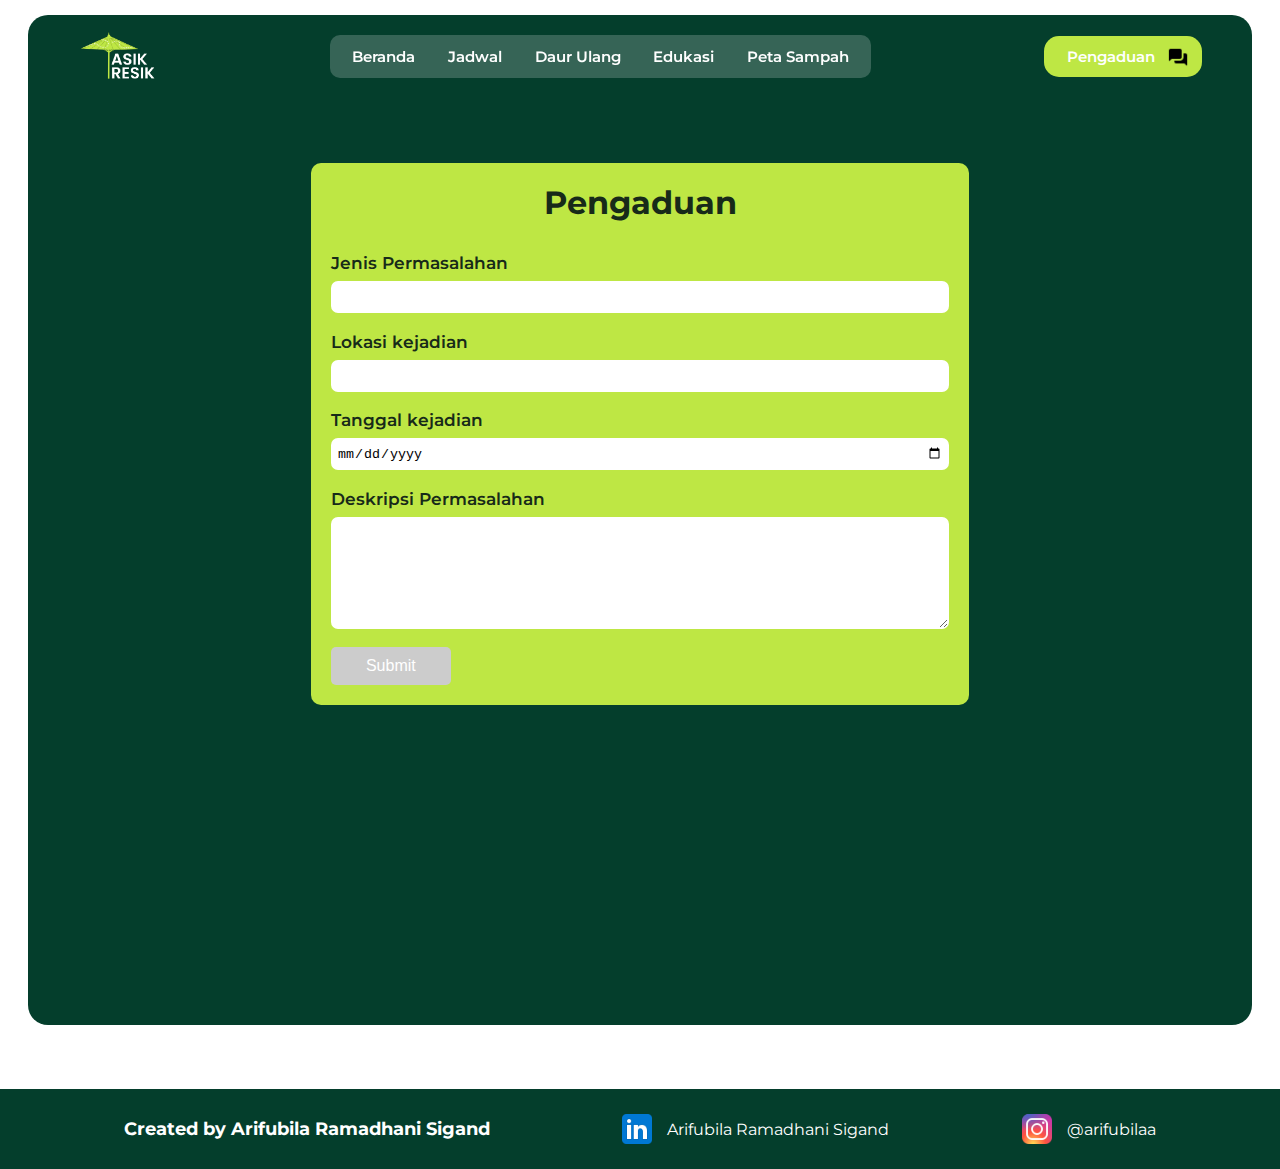
<file: pengaduan.html>
<!DOCTYPE html>
<html lang="en">
  <head>
    <meta charset="UTF-8" />
    <meta name="viewport" content="width=device-width, initial-scale=1.0" />
    <title>Tasik Resik</title>
    <link rel="stylesheet" href="style.css" />
    <link rel="preconnect" href="https://fonts.googleapis.com" />
    <link rel="preconnect" href="https://fonts.gstatic.com" crossorigin />
    <link
      href="https://fonts.googleapis.com/css2?family=Montserrat:ital,wght@0,100..900;1,100..900&display=swap"
      rel="stylesheet"
    />

    <style>
      .arifubila_container {
        background-image: none;
        background-color: #043e2c;
        height: 110vh;
      }
      /*SECTION 1*/
      .arifubila_j1-pn {
        width: 50%;
        margin: 1px auto;
      }
      .arifubila_j1-pn h1 {
        font-size: 40px;
        text-align: center;
      }
      .arifubila_card-pn {
        background-color: #bee744;
        width: 55%;
        padding: 20px;
        border-radius: 10px;
        margin: 30px auto;
      }
      .arifubila_card-pn h1 {
        text-align: center;
        color: #172a19;
        margin-bottom: 5%;
      }
      .arifubila_input-pn {
        display: flex;
        flex-direction: column;
        color: #172a19;
        font-size: 18px;
        margin-top: 3%;
        font-weight: 600;
      }
      .arifubila_input-pn input {
        height: 20px;
        border-radius: 7px;
        padding: 5px;
        border: 1px solid transparent;
      }
      .arifubila_input-pn label {
        font-size: 17px;
        margin-bottom: 8px;
      }
      .arifubila_input-pn textarea {
        height: 100px;
        border-radius: 7px;
        padding: 5px;
        border: 1px solid transparent;
      }
      .arifubila_overlay {
        display: none;
        position: fixed;
        top: 0;
        left: 0;
        width: 100%;
        height: 100%;
        background-color: rgba(0, 0, 0, 0.5);
        z-index: 1000;
      }
      .arifubila_alert-box {
        position: fixed;
        top: 50%;
        left: 50%;
        transform: translate(-50%, -50%);
        background-color: white;
        color: #172a19;
        width: 20%;
        padding: 20px 30px;
        border-radius: 8px;
        box-shadow: 0 4px 8px rgba(0, 0, 0, 0.2);
        text-align: center;
        z-index: 1001;
      }
      .arifubila_alert-box p {
        font-size: 20px;
        font-weight: 500;
      }

      .arifubila_alert-box button {
        margin-top: 10px;
        background-color: #043e2c;
        padding: 8px 16px;
        color: white;
        border: none;
        border-radius: 5px;
        font-size: 14px;
      }

      .arifubila_alert-box button:hover {
        background-color: #086346;
        cursor: pointer;
      }
      .arifubila_card-pn button {
        margin-top: 3%;
        padding: 10px 35px;
        font-size: 16px;
        color: white;
        border: none;
        border-radius: 5px;
        cursor: not-allowed;
      }

      .arifubila_card-pn form:valid button {
        background-color: #043e2c;
        cursor: pointer;
      }

      button:disabled {
        background-color: #ccc;
        cursor: not-allowed;
      }
      /*END SECTION 1*/
    </style>
  </head>
  <body>
    <div class="arifubila_container">
      <nav class="arifubila_nav-container">
        <img
          src="img/logo tasik resik-01.png"
          alt="eror"
          class="arifubila_logo"
        />
        <ul>
          <li><a href="index.html">Beranda</a></li>
          <li><a href="jadwal.html">Jadwal</a></li>
          <li><a href="daurulang.html">Daur Ulang</a></li>
          <li><a href="edukasi.html">Edukasi</a></li>
          <li><a href="petasampah.html">Peta Sampah</a></li>
        </ul>
        <div class="arifubila_pengaduan">
          <a href="pengaduan.html">Pengaduan</a>
          <img src="img/pengaduan.png" alt="eror" />
        </div>
      </nav>
      <!--SECTION 1-->
      <div class="arifubila_wrapper">
        <div class="arifubila_sec1-pn">
          <div class="arifubila_card-pn">
            <h1>Pengaduan</h1>
            <form id="arifubila_feedback-form" onsubmit="return validateForm()">
              <div class="arifubila_input-pn">
                <label for="nama">Jenis Permasalahan</label>
                <input type="text" name="nama" id="nama" required />
              </div>
              <div class="arifubila_input-pn">
                <label for="lok">Lokasi kejadian</label>
                <input type="text" name="lok" id="lok" required />
              </div>
              <div class="arifubila_input-pn">
                <label for="date">Tanggal kejadian</label>
                <input type="date" name="date" id="date" required />
              </div>
              <div class="arifubila_input-pn">
                <label for="pesan">Deskripsi Permasalahan</label>
                <textarea name="pesan" id="pesan" required></textarea>
              </div>
              <button type="submit" id="arifubila_submit-btn" disabled>
                Submit
              </button>
              </div>
            </form>
          </div>
        </div>
        <div class="arifubila_overlay" id="arifubila_overlay">
          <div class="arifubila_alert-box">
            <p>Pengaduan telah dikirim!</p>
            <button onclick="closeCustomAlert()">OK</button>
          </div>
        </div>
      </div>
    </div>
    <!--END SECTION 1-->
    <!--FOOTER-->
    <footer>
      <div class="arifubila_footer">
        <h1>Created by Arifubila Ramadhani Sigand</h1>
        <a href="https://www.linkedin.com/in/arifubila-ramadhani-sigand/"
          ><img src="img/linkedin.png" alt="eror" height="40vh" />
          <p>Arifubila Ramadhani Sigand</p></a
        >
        <a href="https://www.instagram.com/arifubilaa/"
          ><img src="img/instagram.png" alt="eror" height="40vh" />
          <p>@arifubilaa</p></a
        >
      </div>
    </footer>
    <!--END FOOTER-->
    <script>
      // Mengaktifkan tombol jika semua form terisi
      const form = document.getElementById("arifubila_feedback-form");
      const submitButton = document.getElementById("arifubila_submit-btn");

      form.addEventListener("input", function () {
        // Cek form terisi semua
        const isFormValid = form.checkValidity();
        submitButton.disabled = !isFormValid;
      });

      // Menampilkan alert
      function showCustomAlert() {
        document.getElementById("arifubila_overlay").style.display = "block";
      }

      // Tutup alert
      function closeCustomAlert() {
        document.getElementById("arifubila_overlay").style.display = "none";
      }

      // percabangan alert
      function validateForm() {
        if (form.checkValidity()) {
          showCustomAlert();
          return false;
        }
        return false;
      }
    </script>
  </body>
</html>
</file>
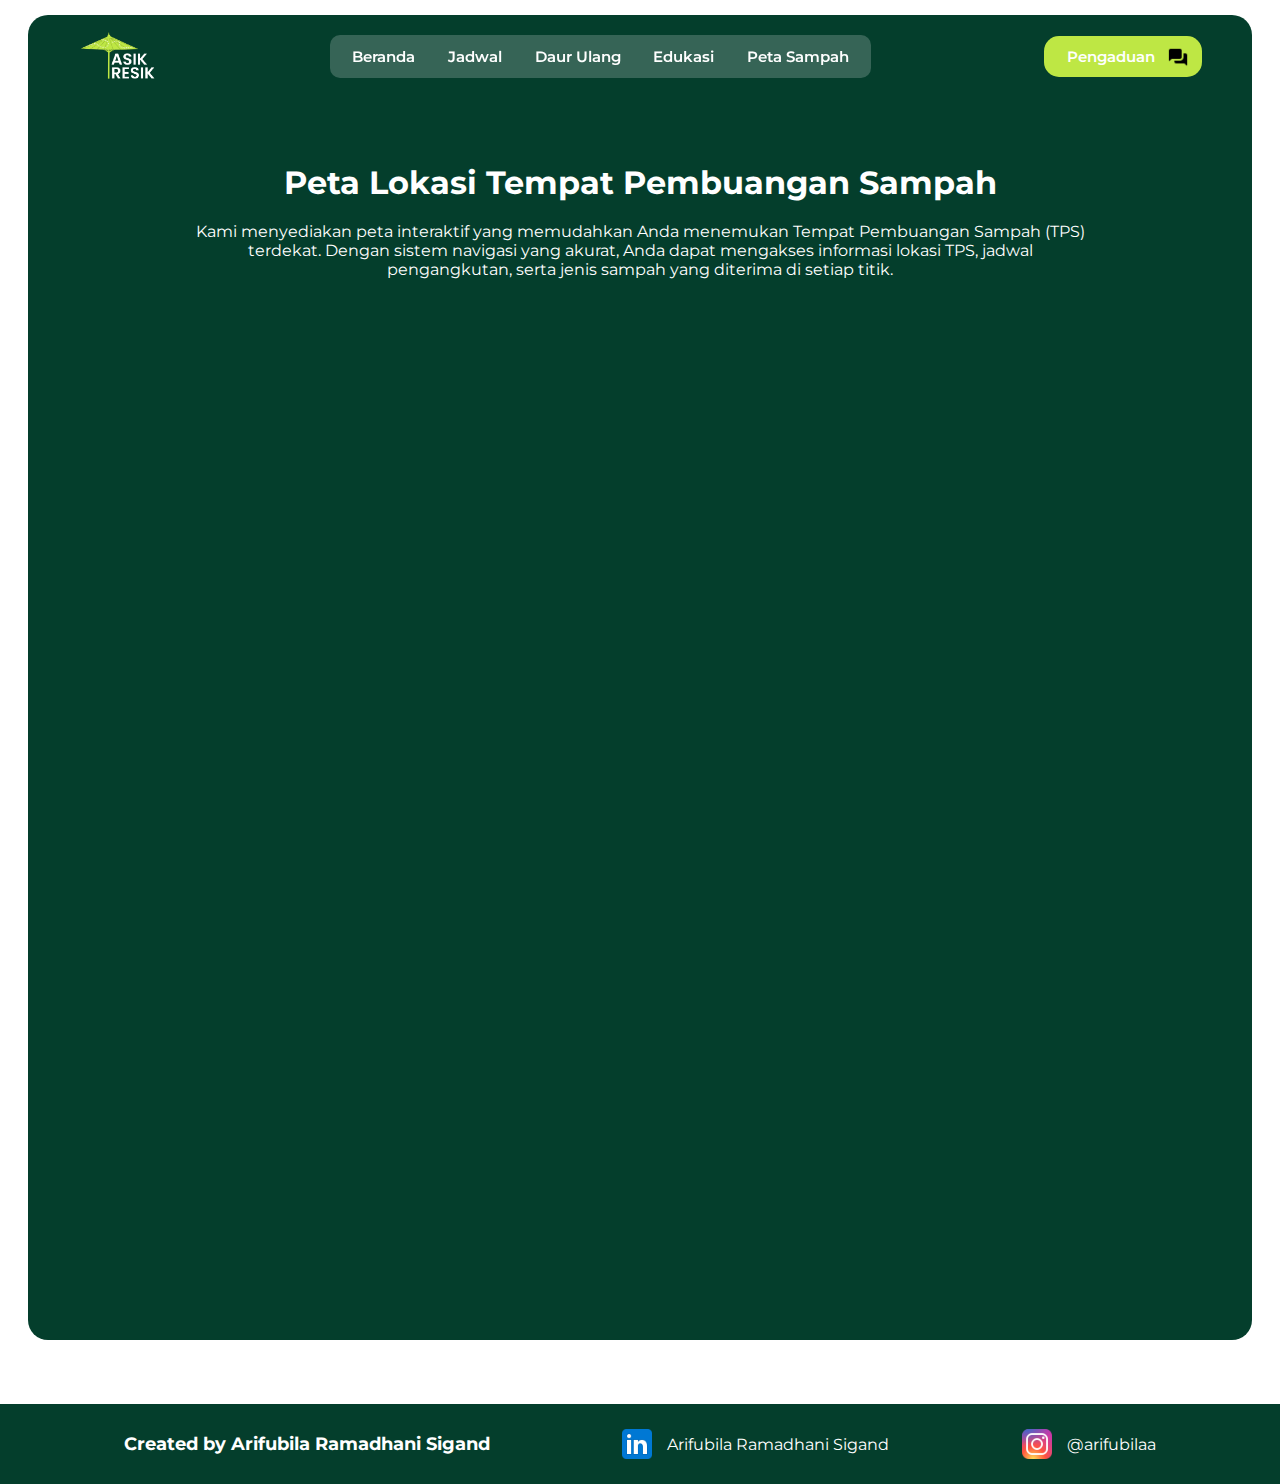
<file: petasampah.html>
<!DOCTYPE html>
<html lang="en">
  <head>
    <meta charset="UTF-8" />
    <meta name="viewport" content="width=device-width, initial-scale=1.0" />
    <title>Tasik Resik</title>
    <link rel="stylesheet" href="style.css" />

    <link rel="preconnect" href="https://fonts.googleapis.com" />
    <link rel="preconnect" href="https://fonts.gstatic.com" crossorigin />
    <link
      href="https://fonts.googleapis.com/css2?family=Montserrat:ital,wght@0,100..900;1,100..900&display=swap"
      rel="stylesheet"
    />

    <style>
      .arifubila_container {
        background-image: none;
        background-color: #043e2c;
        height: 145vh;
      }
      /*SECTION 1*/
      .arifubila_sec1-pt {
        margin-top: 7%;
      }
      .arifubila_j1-pt {
        text-align: center;
        max-width: 900px;
        margin: 10px auto;
      }
      .arifubila_j1-pt h1 {
        margin-bottom: 20px;
      }
      .arifubila_map {
        max-width: 1100px;
        margin: 10px auto;
        display: flex;
        margin-top: 5%;
        justify-content: center;
      }
      .arifubila_map iframe {
        border-radius: 10px;
      }
      /*END SECTION 1*/

      /*RESPONSIVE*/
      @media only screen and (max-width: 600px) {
        .arifubila_container {
          height: 93vh;
        }
        .arifubila_j1-pt h1 {
          font-size: 20px;
          font-weight: 600;
          margin-top: 20px;
        }
        .arifubila_j1-pt p {
          font-size: 14px;
        }
        .arifubila_map {
          height: 50vh;
        }
      }
    </style>
  </head>
  <body>
    <div class="arifubila_container">
      <nav class="arifubila_nav-container">
        <img
          src="img/logo tasik resik-01.png"
          alt="eror"
          class="arifubila_logo"
        />
        <div class="arifubila_hamburger" id="arifubila_hamburger">
          <span class="arifubila_bar"></span>
          <span class="arifubila_bar"></span>
          <span class="arifubila_bar"></span>
        </div>
        <ul id="arifubila_nav-links">
          <li><a href="index.html">Beranda</a></li>
          <li><a href="jadwal.html">Jadwal</a></li>
          <li><a href="daurulang.html">Daur Ulang</a></li>
          <li><a href="edukasi.html">Edukasi</a></li>
          <li><a href="petasampah.html">Peta Sampah</a></li>
        </ul>
        <div class="arifubila_pengaduan">
          <a href="pengaduan.html">Pengaduan</a>
          <img src="img/pengaduan.png" alt="eror" />
        </div>
      </nav>
      <!--SECTION 1-->
      <div class="arifubila_wrapper">
        <div class="arifubila_sec1-pt">
          <div class="arifubila_j1-pt">
            <h1>Peta Lokasi Tempat Pembuangan Sampah</h1>
            <p>
              Kami menyediakan peta interaktif yang memudahkan Anda menemukan
              Tempat Pembuangan Sampah (TPS) terdekat. Dengan sistem navigasi
              yang akurat, Anda dapat mengakses informasi lokasi TPS, jadwal
              pengangkutan, serta jenis sampah yang diterima di setiap titik.
            </p>
          </div>
        </div>

        <div class="arifubila_map">
          <iframe
            src="https://www.google.com/maps/embed?pb=!1m18!1m12!1m3!1d75291.6352410519!2d108.18918193578561!3d-7.3506247819103745!2m3!1f0!2f0!3f0!3m2!1i1024!2i768!4f13.1!3m3!1m2!1s0x2e6f56e5924c576f%3A0x301e8f1fc2f2500!2sKota%20Tasikmalaya%2C%20Kab.%20Tasikmalaya%2C%20Jawa%20Barat!5e0!3m2!1sid!2sid!4v1731125928703!5m2!1sid!2sid"
            width="1000"
            height="550"
            style="border: 0"
            allowfullscreen=""
            loading="lazy"
            referrerpolicy="no-referrer-when-downgrade"
          ></iframe>
        </div>
      </div>
    </div>
    <!--END SECTION 1-->
    <!--FOOTER-->
    <footer>
      <div class="arifubila_footer">
        <h1>Created by Arifubila Ramadhani Sigand</h1>
        <a href="https://www.linkedin.com/in/arifubila-ramadhani-sigand/"
          ><img src="img/linkedin.png" alt="eror" height="40vh" />
          <p>Arifubila Ramadhani Sigand</p></a
        >
        <a href="https://www.instagram.com/arifubilaa/"
          ><img src="img/instagram.png" alt="eror" height="40vh" />
          <p>@arifubilaa</p></a
        >
      </div>
    </footer>
    <!--END FOOTER-->
    <script src="script.js"></script>
  </body>
</html>
</file>
<file: style.css>
* {
  margin: 0%;
  padding: 0%;
}

body {
  font-family: "Montserrat", serif;
  font-optical-sizing: auto;
  font-weight: weight;
  font-style: normal;
}

.arifubila_container {
  background-image: url(img/bg.jpg);
  background-size: cover;
  background-position: center;
  height: 89vh;
  color: #fff;
  margin: 15px 28px;
  border-radius: 20px;
  padding: 10px 50px;
}

.arifubila_nav-container {
  display: flex;
  justify-content: space-between;
  margin: 5px auto;
  align-items: center;
}

.arifubila_nav-container .arifubila_logo {
  width: 7%;
}
.arifubila_hamburger {
  display: none;
  flex-direction: column;
  cursor: pointer;
}

.arifubila_hamburger .arifubila_bar {
  width: 30px;
  height: 3px;
  margin: 4px 0;
  background-color: #fff;
}
.arifubila_nav-container ul {
  display: flex;
  gap: 0.8rem;
  padding: 12px;
  list-style: none;
  background-color: rgba(255, 255, 255, 0.2);
  backdrop-filter: blur(10px);
  -webkit-backdrop-filter: blur(10px);
  border-radius: 10px;
}

.arifubila_nav-container a {
  color: white;
  text-decoration: none;
  padding: 8px 10px;
  border-radius: 15px;
  font-weight: 600;
  font-size: 15px;
}

.arifubila_nav-container ul a:hover {
  background-color: white;
  transition: 0.3s;
  color: #172a19;
}

.arifubila_pengaduan {
  display: flex;
  justify-content: center;
  gap: 0.1rem;
  font-size: 15px;
  padding: 3px 0px;
  border-radius: 15px;
  background-color: #bee744;
  color: #172a19;
  align-items: center;
}

.arifubila_pengaduan:hover {
  transform: scale(1.1);
  cursor: pointer;
  transition: 0.3s;
}

.arifubila_pengaduan img {
  width: 14%;
}

/*HEADER*/

.arifubila_sec1 {
  display: flex;
  flex-direction: column;
}

.arifubila_judul {
  position: absolute;
  align-items: center;
  bottom: 300px;
}

.arifubila_judul h1 {
  font-size: 70px;
  font-weight: 600;
  margin-bottom: 5px;
}

.arifubila_judul h2 {
  font-size: 27px;
  font-weight: 300;
}

.arifubila_informasi {
  position: absolute;
  display: flex;
  gap: 3rem;
  text-align: center;
  background-color: white;
  margin-right: 20px;
  margin-bottom: 7px;
  color: #172a19;
  right: 8px;
  padding: 50px 60px;
  border-radius: 100px 0px 0px 0px;
  bottom: 24px;
}
.arifubila_i1 {
  margin-left: 20px;
}
.arifubila_i1 h1 {
  font-weight: 600;
  font-size: 40px;
}
.arifubila_i1 h2 {
  font-size: 20px;
}

/*SECTION 2*/

.arifubila_wrapper {
  max-width: 1220px;
  margin: 80px auto;
}

.arifubila_judul-sec2 {
  font-size: 30px;
  font-weight: 600;
  color: #172a19;
}

.arifubila_card-capaian {
  display: flex;
  flex-wrap: wrap;
  gap: 40px;
  justify-content: space-between;
  max-width: 1100px;
  margin: 40px auto;
}

.arifubila_cardcp {
  display: flex;
  width: calc(40% - 10px);
  height: 25vh;
  background-color: #bee744;
  align-items: center;
  border-radius: 10px;
}

.arifubila_cardcp:hover {
  transform: scale(1.1);
  transition: 0.5s;
  cursor: pointer;
}

.arifubila_left-cp {
  display: flex;
  flex-direction: column;
  text-align: center;
  width: 80%;
  color: white;
  background-color: #043e2c;
  padding: 40px;
  border-radius: 10px 0px 0px 10px;
}

.arifubila_left-cp h1 {
  font-size: 50px;
  font-weight: 600;
}

.arifubila_right-cp {
  padding: 50px 20px;
}

/*SECTION 3*/

.arifubila_sec3 h1 {
  margin-top: 90px;
  font-size: 30px;
  font-weight: 600;
  color: #172a19;
}

.arifubila_container-feedback {
  display: flex;
  flex-wrap: wrap;
  gap: 5rem;
  align-items: center;
  background-color: #043e2c;
  border-radius: 10px;
  padding: 20px 90px;
  margin-top: 40px;
}

.arifubila_card-fb {
  display: flex;
  flex-wrap: wrap;
  width: 20%;
  background-color: #bee744;
  border-radius: 10px;
  padding: 20px;
  margin: 10px auto;
}

.arifubila_card-fb:hover {
  transform: scale(1.1);
  transition: 0.5s;
  cursor: pointer;
}

.arifubila_profil {
  display: flex;
  margin-bottom: 20px;
  gap: 1rem;
  color: #172a19;
  align-items: center;
}

.arifubila_profil img {
  width: 30%;
  aspect-ratio: 1/1;
  border-radius: 50%;
}

.arifubila_profil h3 {
  font-weight: 600;
  font-size: 18px;
}

.arifubila_hamburger-menu {
  display: flex;
  flex-direction: column;
  cursor: pointer;
  gap: 5px;
}
.arifubila_bar {
  width: 30px;
  height: 3px;
  background-color: black;
}
#arifubila_mobile-menu.hidden {
  display: none;
}
#arifubila_mobile-menu {
  background-color: #f8f8f8;
  padding: 10px;
}

/*FOOTER*/
.arifubila_footer {
  background-color: #043e2c;
  display: flex;
  justify-content: space-around;
  color: white;
  padding: 20px 60px;
  align-items: center;
  margin-top: 5%;
}
.arifubila_footer h1 {
  font-size: 18px;
}
.arifubila_footer a {
  gap: 10px;
  display: flex;
  align-items: center;
  color: white;
  text-decoration: none;
}
/*END FOOTER*/

/*RESPONSIVE MOBILE*/
@media only screen and (max-width: 600px) {
  /*NAVBAR*/
  .arifubila_container {
    padding: 0px 0px;
    height: 60vh;
    margin-top: 70px;
  }
  .arifubila_nav-container {
    position: absolute;
    top: -5px;
    left: 0px;
    background-color: #043e2c;
    position: fixed;
    z-index: 1;
    padding: 13px;
  }
  .arifubila_nav-container ul {
    display: none;
  }
  .arifubila_hamburger {
    display: flex;
  }

  #arifubila_nav-links {
    display: none; /* Menyembunyikan menu di layar kecil */
    position: absolute;
    top: 60px;
    left: 0;
    background-color: #043e2c;
    width: 100%;
    text-align: center;
  }

  #arifubila_nav-links.active {
    display: block;
  }

  #arifubila_nav-links li {
    padding: 10px 0;
    border-bottom: 1px solid #fff;
  }

  #arifubila_nav-links li a {
    color: #fff;
    text-decoration: none;
    font-size: 18px;
  }
  #arifubila_nav-links li a:hover {
    background-color: #bee744;
  }
  .arifubila_pengaduan {
    display: none;
  }
  /*END NAVBAR*/

  /*SECTION 1*/
  .arifubila_judul h1 {
    font-size: 40px;
    font-weight: 600;
  }
  .arifubila_judul h2 {
    font-size: 14px;
    font-weight: 400;
  }
  .arifubila_informasi {
    padding: 15px 20px;
    bottom: 143px;
    gap: 1.5rem;
    border-radius: 30px 0px 0px 0px;
  }
  .arifubila_i1 h1 {
    font-size: 20px;
  }
  .arifubila_i1 h2 {
    font-size: 10px;
  }
  /*END SECTION 1*/

  /*SECTION 2*/
  .arifubila_wrapper {
    overflow: hidden;
    margin-top: 170px;
    max-width: fit-content;
    margin: 20px 20px;
  }
  .arifubila_judul-sec2 {
    font-size: 20px;
    font-weight: 600;
    margin-top: 50px;
  }
  .arifubila_card-capaian {
    gap: 1.5rem;
  }
  .arifubila_cardcp {
    width: 100%;
    height: 118px;
    font-size: 12px;
  }
  .arifubila_cardcp:hover {
    transform: none;
  }
  .arifubila_left-cp {
    padding: 30px;
  }
  .arifubila_left-cp h1 {
    font-size: 40px;
  }
  .arifubila_right-cp h3 {
    font-weight: 500;
  }
  .arifubila_p-cp {
    font-size: 8px;
  }
  /*END SECTION 2*/

  /*SECTION 3*/
  .arifubila_sec3 h1 {
    font-size: 20px;
    font-weight: 600;
    margin-top: 50px;
  }
  .arifubila_container-feedback {
    padding: 15px 15px;
    gap: 0.7rem;
  }
  .arifubila_card-fb {
    width: 80%;
    padding: 15px;
  }
  .arifubila_card-fb:hover {
    transform: none;
  }
  .arifubila_profil h3 {
    font-size: 15px;
  }
  .arifubila_card-fb p {
    font-size: 12px;
  }
  .arifubila_footer {
    margin-top: 10%;
  }
  .arifubila_footer h1 {
    font-size: 15px;
  }
  .arifubila_footer a p {
    display: none;
  }
  /*END FOOTER*/
}
/*END RESPONSIVE MOBILE*/
</file>
